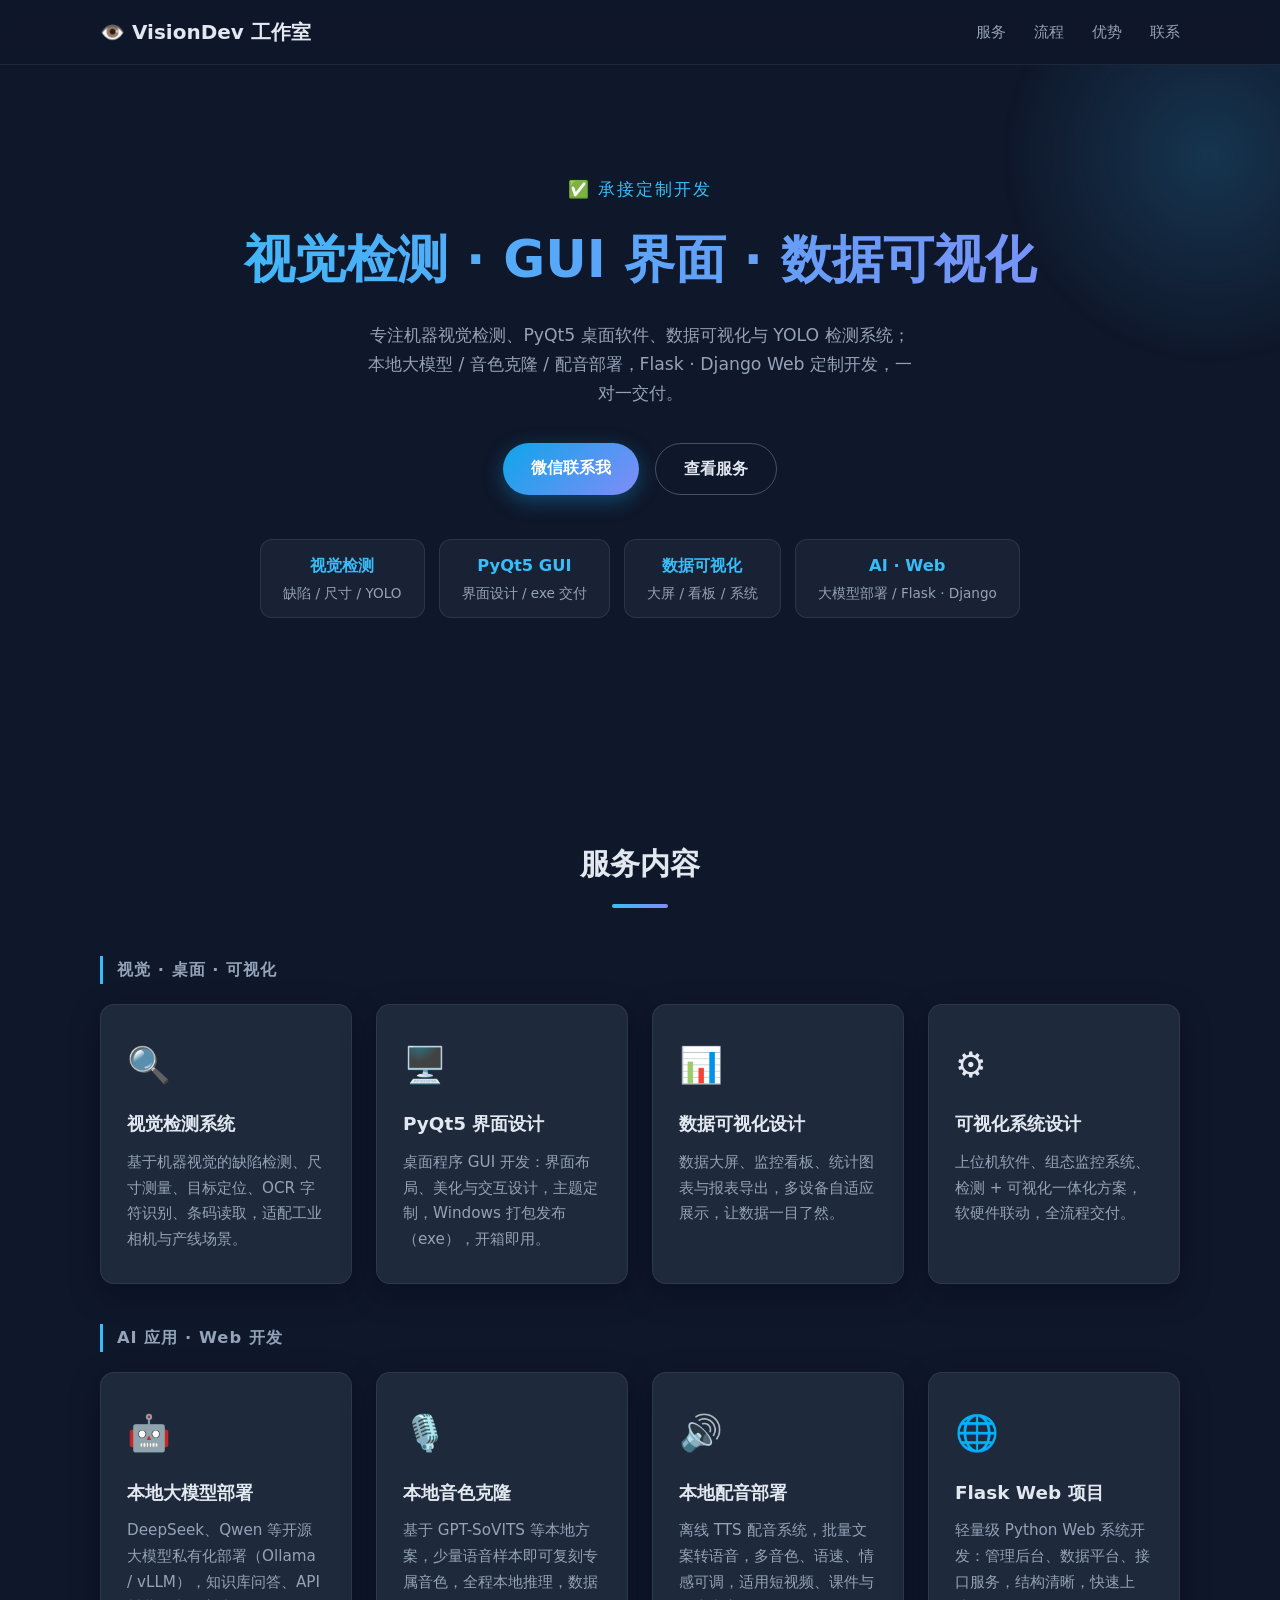
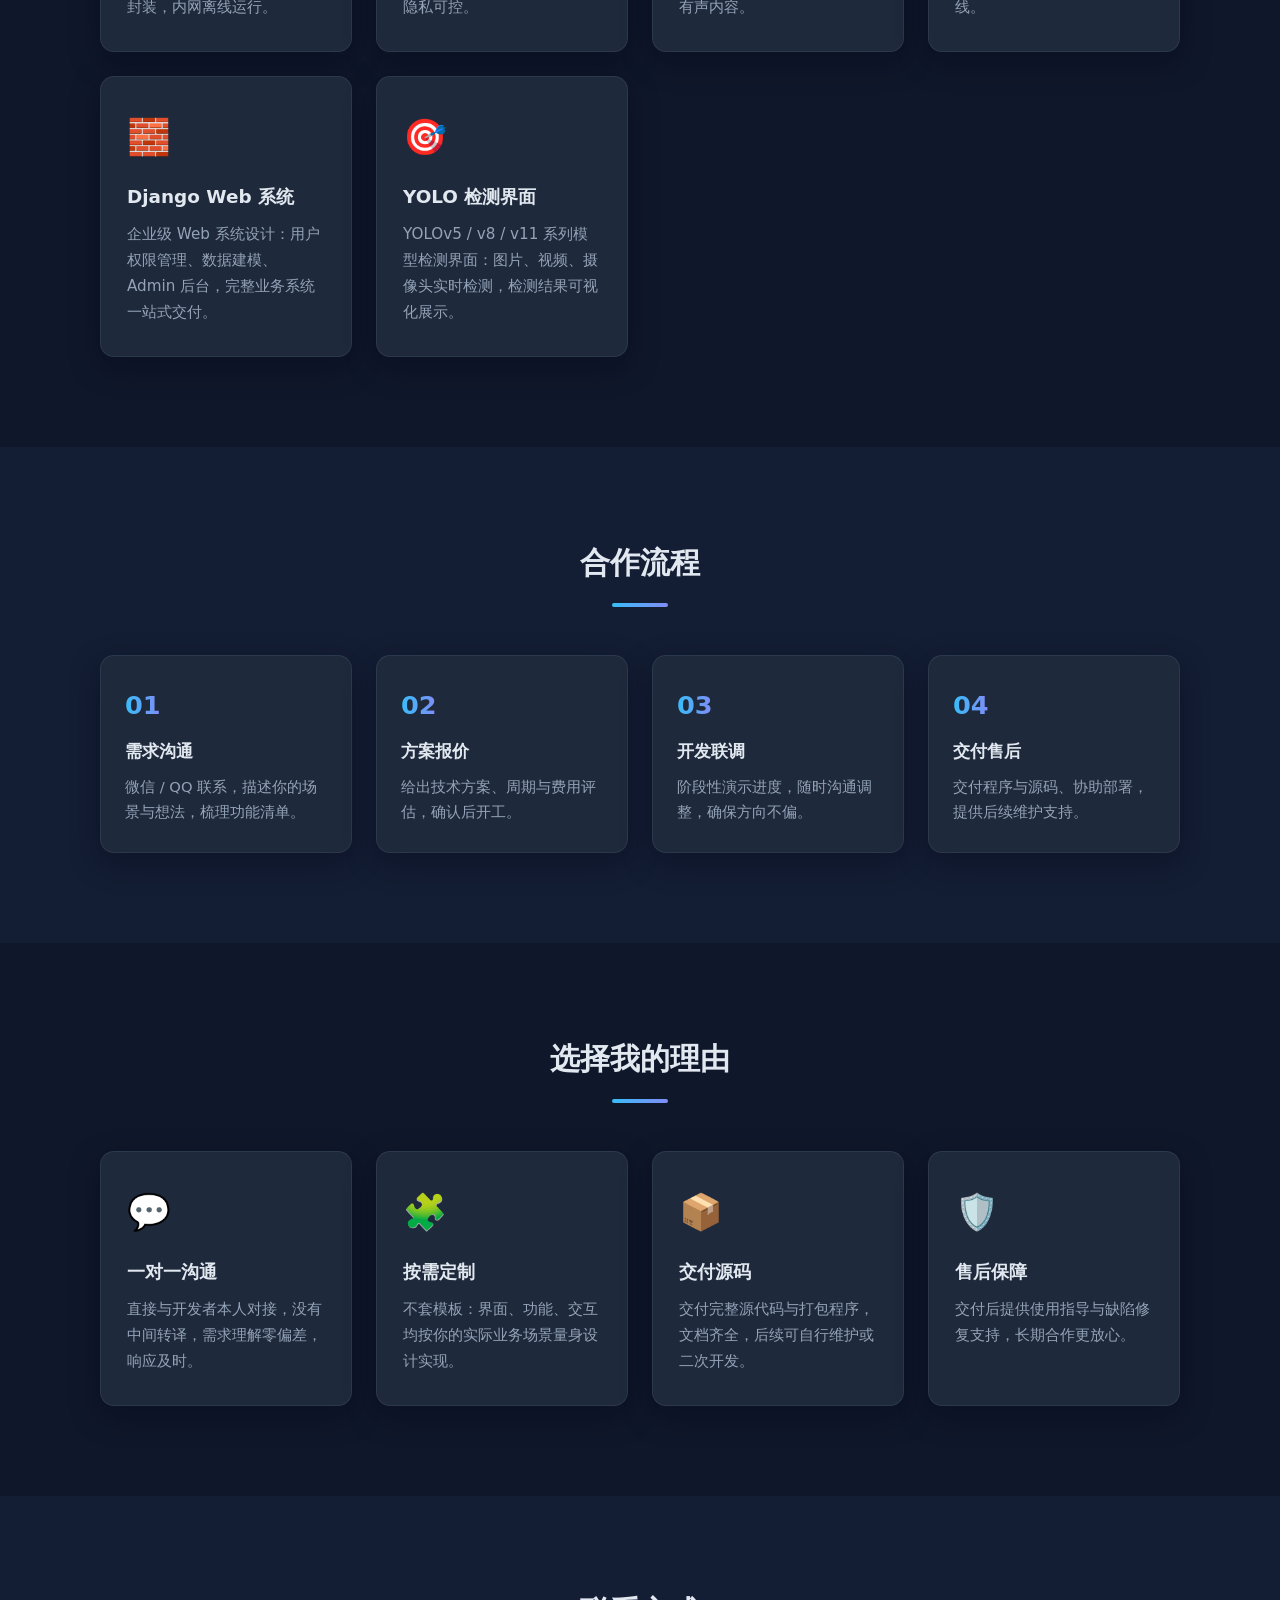
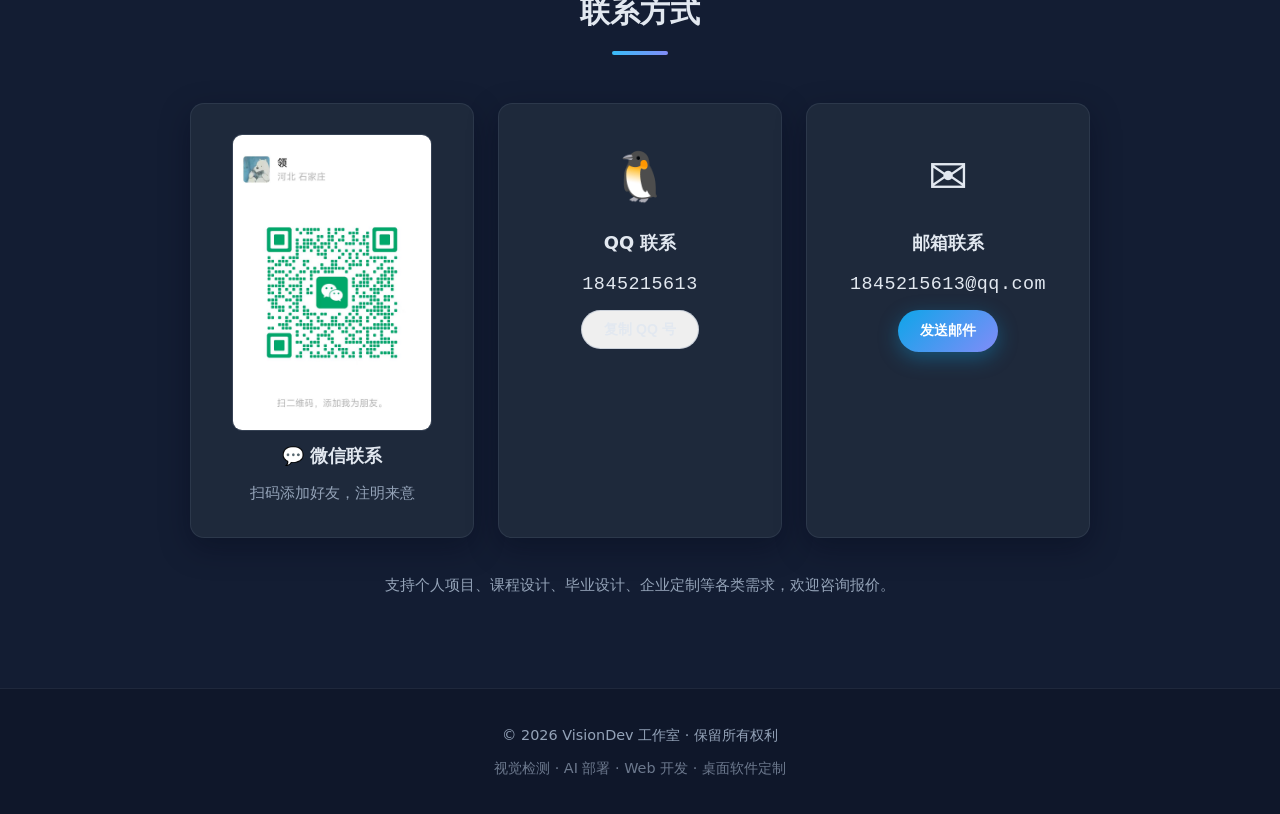
<file: index.html>
<!DOCTYPE html>
<html lang="zh-CN">
<head>
  <meta charset="UTF-8">
  <meta name="viewport" content="width=device-width, initial-scale=1.0">
  <meta name="description" content="承接机器视觉检测、YOLO 模型检测界面、PyQt5 桌面软件开发、数据可视化系统设计，以及本地大模型部署、音色克隆、配音系统与 Python Flask / Django Web 项目定制开发。">
  <title>视觉检测 · PyQt5 界面开发 · AI 部署 · Web 定制开发服务</title>
  <link rel="icon" href="data:image/svg+xml,<svg xmlns='http://www.w3.org/2000/svg' viewBox='0 0 100 100'><text y='.9em' font-size='90'>👁️</text></svg>">
  <link rel="stylesheet" href="css/style.css">
</head>
<body>

  <!-- 顶部导航 -->
  <header class="header" id="top">
    <nav class="nav container">
      <a class="nav__logo" href="#top">👁️ VisionDev 工作室</a>
      <button class="nav__toggle" id="navToggle" aria-label="打开菜单">☰</button>
      <ul class="nav__menu" id="navMenu">
        <li><a href="#services">服务</a></li>
        <li><a href="#process">流程</a></li>
        <li><a href="#why">优势</a></li>
        <li><a href="#contact">联系</a></li>
      </ul>
    </nav>
  </header>

  <!-- 首屏 -->
  <section class="hero">
    <div class="container hero__inner">
      <p class="hero__hello">✅ 承接定制开发</p>
      <h1 class="hero__title">视觉检测 · GUI 界面 · 数据可视化</h1>
      <p class="hero__subtitle">
        专注机器视觉检测、PyQt5 桌面软件、数据可视化与 YOLO 检测系统；<br>
        本地大模型 / 音色克隆 / 配音部署，Flask · Django Web 定制开发，一对一交付。
      </p>
      <div class="hero__actions">
        <a class="btn btn--primary" href="#contact">微信联系我</a>
        <a class="btn btn--ghost" href="#services">查看服务</a>
      </div>
      <ul class="hero__stats">
        <li><strong>视觉检测</strong><span>缺陷 / 尺寸 / YOLO</span></li>
        <li><strong>PyQt5 GUI</strong><span>界面设计 / exe 交付</span></li>
        <li><strong>数据可视化</strong><span>大屏 / 看板 / 系统</span></li>
        <li><strong>AI · Web</strong><span>大模型部署 / Flask · Django</span></li>
      </ul>
    </div>
    <div class="hero__blob" aria-hidden="true"></div>
  </section>

  <!-- 服务 -->
  <section class="section" id="services">
    <div class="container">
      <h2 class="section__title reveal">服务内容</h2>

      <h3 class="grid-title reveal">视觉 · 桌面 · 可视化</h3>
      <div class="grid">
        <div class="card reveal">
          <div class="card__icon">🔍</div>
          <h3>视觉检测系统</h3>
          <p>基于机器视觉的缺陷检测、尺寸测量、目标定位、OCR 字符识别、条码读取，适配工业相机与产线场景。</p>
        </div>
        <div class="card reveal">
          <div class="card__icon">🖥️</div>
          <h3>PyQt5 界面设计</h3>
          <p>桌面程序 GUI 开发：界面布局、美化与交互设计，主题定制，Windows 打包发布（exe），开箱即用。</p>
        </div>
        <div class="card reveal">
          <div class="card__icon">📊</div>
          <h3>数据可视化设计</h3>
          <p>数据大屏、监控看板、统计图表与报表导出，多设备自适应展示，让数据一目了然。</p>
        </div>
        <div class="card reveal">
          <div class="card__icon">⚙️</div>
          <h3>可视化系统设计</h3>
          <p>上位机软件、组态监控系统、检测 + 可视化一体化方案，软硬件联动，全流程交付。</p>
        </div>
      </div>

      <h3 class="grid-title reveal">AI 应用 · Web 开发</h3>
      <div class="grid">
        <div class="card reveal">
          <div class="card__icon">🤖</div>
          <h3>本地大模型部署</h3>
          <p>DeepSeek、Qwen 等开源大模型私有化部署（Ollama / vLLM），知识库问答、API 封装，内网离线运行。</p>
        </div>
        <div class="card reveal">
          <div class="card__icon">🎙️</div>
          <h3>本地音色克隆</h3>
          <p>基于 GPT-SoVITS 等本地方案，少量语音样本即可复刻专属音色，全程本地推理，数据隐私可控。</p>
        </div>
        <div class="card reveal">
          <div class="card__icon">🔊</div>
          <h3>本地配音部署</h3>
          <p>离线 TTS 配音系统，批量文案转语音，多音色、语速、情感可调，适用短视频、课件与有声内容。</p>
        </div>
        <div class="card reveal">
          <div class="card__icon">🌐</div>
          <h3>Flask Web 项目</h3>
          <p>轻量级 Python Web 系统开发：管理后台、数据平台、接口服务，结构清晰，快速上线。</p>
        </div>
        <div class="card reveal">
          <div class="card__icon">🧱</div>
          <h3>Django Web 系统</h3>
          <p>企业级 Web 系统设计：用户权限管理、数据建模、Admin 后台，完整业务系统一站式交付。</p>
        </div>
        <div class="card reveal">
          <div class="card__icon">🎯</div>
          <h3>YOLO 检测界面</h3>
          <p>YOLOv5 / v8 / v11 系列模型检测界面：图片、视频、摄像头实时检测，检测结果可视化展示。</p>
        </div>
      </div>
    </div>
  </section>

  <!-- 开发流程 -->
  <section class="section section--alt" id="process">
    <div class="container">
      <h2 class="section__title reveal">合作流程</h2>
      <ol class="process reveal">
        <li class="process__step">
          <span class="process__num">01</span>
          <h3>需求沟通</h3>
          <p>微信 / QQ 联系，描述你的场景与想法，梳理功能清单。</p>
        </li>
        <li class="process__step">
          <span class="process__num">02</span>
          <h3>方案报价</h3>
          <p>给出技术方案、周期与费用评估，确认后开工。</p>
        </li>
        <li class="process__step">
          <span class="process__num">03</span>
          <h3>开发联调</h3>
          <p>阶段性演示进度，随时沟通调整，确保方向不偏。</p>
        </li>
        <li class="process__step">
          <span class="process__num">04</span>
          <h3>交付售后</h3>
          <p>交付程序与源码、协助部署，提供后续维护支持。</p>
        </li>
      </ol>
    </div>
  </section>

  <!-- 优势 -->
  <section class="section" id="why">
    <div class="container">
      <h2 class="section__title reveal">选择我的理由</h2>
      <div class="grid">
        <div class="card reveal">
          <div class="card__icon">💬</div>
          <h3>一对一沟通</h3>
          <p>直接与开发者本人对接，没有中间转译，需求理解零偏差，响应及时。</p>
        </div>
        <div class="card reveal">
          <div class="card__icon">🧩</div>
          <h3>按需定制</h3>
          <p>不套模板：界面、功能、交互均按你的实际业务场景量身设计实现。</p>
        </div>
        <div class="card reveal">
          <div class="card__icon">📦</div>
          <h3>交付源码</h3>
          <p>交付完整源代码与打包程序，文档齐全，后续可自行维护或二次开发。</p>
        </div>
        <div class="card reveal">
          <div class="card__icon">🛡️</div>
          <h3>售后保障</h3>
          <p>交付后提供使用指导与缺陷修复支持，长期合作更放心。</p>
        </div>
      </div>
    </div>
  </section>

  <!-- 联系 -->
  <section class="section section--alt" id="contact">
    <div class="container">
      <h2 class="section__title reveal">联系方式</h2>
      <div class="contact-cards reveal">
        <div class="contact-card">
          <img class="contact-card__qr" src="images/wechat-qr.jpg" alt="微信二维码：扫码添加好友">
          <h3>💬 微信联系</h3>
          <p>扫码添加好友，注明来意</p>
        </div>
        <div class="contact-card">
          <div class="contact-card__icon">🐧</div>
          <h3>QQ 联系</h3>
          <p class="contact-card__num" id="qqNumber">1845215613</p>
          <button class="btn btn--ghost btn--small" id="copyQQ" type="button">复制 QQ 号</button>
        </div>
        <div class="contact-card">
          <div class="contact-card__icon">✉️</div>
          <h3>邮箱联系</h3>
          <p class="contact-card__num">1845215613@qq.com</p>
          <a class="btn btn--primary btn--small" href="mailto:1845215613@qq.com">发送邮件</a>
        </div>
      </div>
      <p class="contact__tip reveal">支持个人项目、课程设计、毕业设计、企业定制等各类需求，欢迎咨询报价。</p>
    </div>
  </section>

  <!-- 页脚 -->
  <footer class="footer">
    <div class="container footer__inner">
      <p>© 2026 VisionDev 工作室 · 保留所有权利</p>
      <p class="footer__slogan">视觉检测 · AI 部署 · Web 开发 · 桌面软件定制</p>
    </div>
  </footer>

  <script src="js/main.js"></script>
</body>
</html>
</file>
<file: css/style.css>
/* ============ 变量与基础 ============ */
:root {
  --bg: #0f172a;
  --bg-alt: #131d33;
  --card: #1e293b;
  --text: #e2e8f0;
  --text-muted: #94a3b8;
  --primary: #38bdf8;
  --primary-strong: #0ea5e9;
  --accent: #818cf8;
  --radius: 14px;
  --shadow: 0 10px 30px rgba(2, 6, 23, 0.35);
}

* { margin: 0; padding: 0; box-sizing: border-box; }

html { scroll-behavior: smooth; }

body {
  font-family: "PingFang SC", "Microsoft YaHei", "Segoe UI", system-ui, sans-serif;
  background: var(--bg);
  color: var(--text);
  line-height: 1.7;
}

.container {
  width: min(1080px, 92%);
  margin: 0 auto;
}

a { color: var(--primary); text-decoration: none; }
img { max-width: 100%; }

/* ============ 导航 ============ */
.header {
  position: sticky;
  top: 0;
  z-index: 100;
  backdrop-filter: blur(12px);
  background: rgba(15, 23, 42, 0.8);
  border-bottom: 1px solid rgba(148, 163, 184, 0.12);
}

.nav {
  display: flex;
  align-items: center;
  justify-content: space-between;
  height: 64px;
}

.nav__logo {
  font-size: 1.25rem;
  font-weight: 700;
  color: var(--text);
}

.nav__menu {
  display: flex;
  gap: 28px;
  list-style: none;
}

.nav__menu a {
  color: var(--text-muted);
  font-size: 0.95rem;
  transition: color 0.2s;
}

.nav__menu a:hover { color: var(--primary); }

.nav__toggle {
  display: none;
  background: none;
  border: none;
  color: var(--text);
  font-size: 1.5rem;
  cursor: pointer;
}

/* ============ 首屏 ============ */
.hero {
  position: relative;
  overflow: hidden;
  padding: 110px 0 130px;
  text-align: center;
}

.hero__inner { position: relative; z-index: 1; }

.hero__hello {
  color: var(--primary);
  font-size: 1.05rem;
  letter-spacing: 2px;
  margin-bottom: 12px;
}

.hero__title {
  font-size: clamp(2rem, 5vw, 3.2rem);
  font-weight: 800;
  background: linear-gradient(90deg, var(--primary), var(--accent));
  -webkit-background-clip: text;
  background-clip: text;
  color: transparent;
  margin-bottom: 18px;
}

.hero__subtitle {
  color: var(--text-muted);
  font-size: 1.08rem;
  max-width: 560px;
  margin: 0 auto 34px;
}

.hero__actions {
  display: flex;
  gap: 16px;
  justify-content: center;
  flex-wrap: wrap;
}

.hero__blob {
  position: absolute;
  top: -120px;
  right: -140px;
  width: 420px;
  height: 420px;
  border-radius: 50%;
  background: radial-gradient(circle, rgba(56, 189, 248, 0.18), transparent 70%);
  filter: blur(6px);
}

/* ============ 按钮 ============ */
.btn {
  display: inline-block;
  padding: 12px 28px;
  border-radius: 999px;
  font-size: 0.98rem;
  font-weight: 600;
  transition: transform 0.15s, box-shadow 0.15s, background 0.2s;
}

.btn:hover { transform: translateY(-2px); }

.btn--primary {
  background: linear-gradient(135deg, var(--primary-strong), var(--accent));
  color: #fff;
  box-shadow: 0 6px 20px rgba(14, 165, 233, 0.35);
}

.btn--ghost {
  border: 1px solid rgba(148, 163, 184, 0.4);
  color: var(--text);
}

.btn--ghost:hover { border-color: var(--primary); color: var(--primary); }

/* ============ 区块 ============ */
.section { padding: 90px 0; }
.section--alt { background: var(--bg-alt); }

.section__title {
  text-align: center;
  font-size: 1.9rem;
  font-weight: 700;
  margin-bottom: 48px;
  position: relative;
}

.section__title::after {
  content: "";
  display: block;
  width: 56px;
  height: 4px;
  border-radius: 2px;
  margin: 14px auto 0;
  background: linear-gradient(90deg, var(--primary), var(--accent));
}

/* 分组标题 */
.grid-title {
  color: var(--text-muted);
  font-size: 1.02rem;
  font-weight: 600;
  letter-spacing: 1px;
  margin: 40px 0 20px;
  padding-left: 14px;
  border-left: 3px solid var(--primary);
}

.grid-title:first-of-type { margin-top: 0; }

/* ============ 关于 ============ */
.about {
  max-width: 720px;
  margin: 0 auto;
  color: var(--text-muted);
  font-size: 1.02rem;
}

.about strong { color: var(--primary); }

.about__facts {
  margin-top: 24px;
  list-style: none;
  display: flex;
  gap: 28px;
  flex-wrap: wrap;
}

/* ============ 卡片 ============ */
.grid {
  display: grid;
  grid-template-columns: repeat(auto-fit, minmax(240px, 1fr));
  gap: 24px;
}

.card {
  background: var(--card);
  border: 1px solid rgba(148, 163, 184, 0.12);
  border-radius: var(--radius);
  padding: 30px 26px;
  box-shadow: var(--shadow);
  transition: transform 0.2s, border-color 0.2s;
}

.card:hover {
  transform: translateY(-6px);
  border-color: rgba(56, 189, 248, 0.45);
}

.card__icon { font-size: 2.2rem; margin-bottom: 14px; }

.card h3 {
  font-size: 1.15rem;
  margin-bottom: 10px;
}

.card p {
  color: var(--text-muted);
  font-size: 0.95rem;
}

.card--link { display: block; color: inherit; }
.card--link .card__more {
  display: inline-block;
  margin-top: 14px;
  color: var(--primary);
  font-size: 0.92rem;
  font-weight: 600;
}

/* ============ 首屏统计条 ============ */
.hero__stats {
  list-style: none;
  margin: 44px auto 0;
  padding: 0;
  display: flex;
  gap: 14px;
  justify-content: center;
  flex-wrap: wrap;
}

.hero__stats li {
  background: rgba(30, 41, 59, 0.7);
  border: 1px solid rgba(148, 163, 184, 0.15);
  border-radius: 12px;
  padding: 12px 22px;
  display: flex;
  flex-direction: column;
  gap: 2px;
  min-width: 150px;
}

.hero__stats strong {
  color: var(--primary);
  font-size: 1.02rem;
}

.hero__stats span {
  color: var(--text-muted);
  font-size: 0.85rem;
}

/* ============ 合作流程 ============ */
.process {
  list-style: none;
  display: grid;
  grid-template-columns: repeat(auto-fit, minmax(220px, 1fr));
  gap: 24px;
  counter-reset: step;
}

.process__step {
  position: relative;
  background: var(--card);
  border: 1px solid rgba(148, 163, 184, 0.12);
  border-radius: var(--radius);
  padding: 28px 24px;
  box-shadow: var(--shadow);
  transition: transform 0.2s, border-color 0.2s;
}

.process__step:hover {
  transform: translateY(-4px);
  border-color: rgba(129, 140, 248, 0.45);
}

.process__num {
  display: inline-block;
  font-size: 1.6rem;
  font-weight: 800;
  background: linear-gradient(90deg, var(--primary), var(--accent));
  -webkit-background-clip: text;
  background-clip: text;
  color: transparent;
  margin-bottom: 10px;
}

.process__step h3 {
  font-size: 1.08rem;
  margin-bottom: 8px;
}

.process__step p {
  color: var(--text-muted);
  font-size: 0.92rem;
}

/* ============ 联系 ============ */
.contact-cards {
  display: grid;
  grid-template-columns: repeat(auto-fit, minmax(240px, 1fr));
  gap: 24px;
  max-width: 900px;
  margin: 0 auto;
}

.contact-card {
  background: var(--card);
  border: 1px solid rgba(148, 163, 184, 0.12);
  border-radius: var(--radius);
  box-shadow: var(--shadow);
  padding: 30px 24px;
  text-align: center;
  display: flex;
  flex-direction: column;
  align-items: center;
  gap: 10px;
  transition: transform 0.2s, border-color 0.2s;
}

.contact-card:hover {
  transform: translateY(-4px);
  border-color: rgba(56, 189, 248, 0.45);
}

.contact-card__qr {
  width: 200px;
  height: auto;
  border-radius: 10px;
  border: 1px solid rgba(148, 163, 184, 0.2);
}

.contact-card__icon {
  font-size: 3rem;
  line-height: 1;
  padding: 18px 0;
}

.contact-card h3 {
  font-size: 1.12rem;
}

.contact-card p {
  color: var(--text-muted);
  font-size: 0.94rem;
}

.contact-card__num {
  font-size: 1.15rem !important;
  color: var(--text) !important;
  font-family: "Consolas", "JetBrains Mono", monospace;
  letter-spacing: 0.5px;
  user-select: all;
}

.btn--small {
  padding: 9px 22px;
  font-size: 0.88rem;
}

.contact__tip {
  text-align: center;
  color: var(--text-muted);
  margin-top: 34px;
  font-size: 0.96rem;
}

/* ============ 页脚 ============ */
.footer {
  border-top: 1px solid rgba(148, 163, 184, 0.12);
  padding: 34px 0;
  text-align: center;
  color: var(--text-muted);
  font-size: 0.9rem;
}

.footer__slogan {
  margin-top: 8px;
  color: rgba(148, 163, 184, 0.7);
}

/* ============ 入场动画 ============ */
/* 仅在 JS 可用（html.js）时隐藏元素做入场动画，禁用 JS 时内容始终可见 */
.js .reveal {
  opacity: 0;
  transform: translateY(24px);
  transition: opacity 0.6s ease, transform 0.6s ease;
}

.js .reveal.is-visible {
  opacity: 1;
  transform: none;
}

@media (prefers-reduced-motion: reduce) {
  .js .reveal { opacity: 1; transform: none; transition: none; }
  html { scroll-behavior: auto; }
}

/* ============ 响应式 ============ */
@media (max-width: 720px) {
  .nav__toggle { display: block; }

  .nav__menu {
    display: none;
    position: absolute;
    top: 64px;
    left: 0;
    right: 0;
    flex-direction: column;
    gap: 0;
    background: rgba(15, 23, 42, 0.98);
    border-bottom: 1px solid rgba(148, 163, 184, 0.12);
  }

  .nav__menu.is-open { display: flex; }

  .nav__menu li a {
    display: block;
    padding: 14px 24px;
  }

  .section { padding: 64px 0; }
}
</file>
